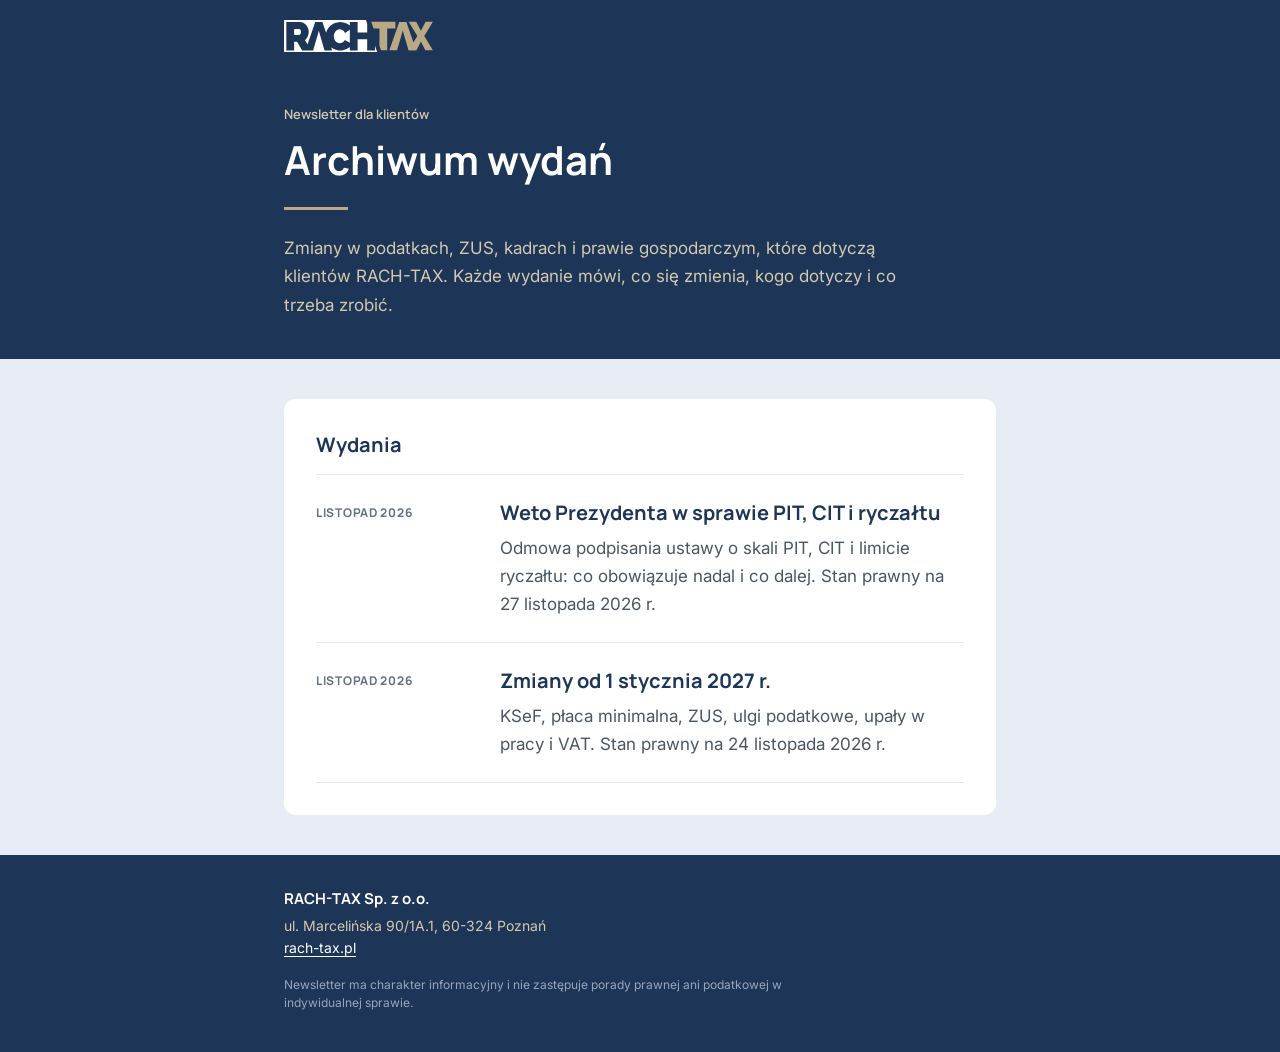
<file: index.html>
<!DOCTYPE html>
<html lang="pl">
<head>
  <meta charset="utf-8">
  <meta name="viewport" content="width=device-width, initial-scale=1">
  <meta name="robots" content="noindex, nofollow">
  <meta name="description" content="Archiwum newslettera RACH-TAX dla klientów: zmiany w podatkach, ZUS, kadrach i prawie gospodarczym.">
  <meta name="color-scheme" content="light dark">
  <meta name="theme-color" content="#1D3557">
  <title>Newsletter RACH-TAX: archiwum wydań</title>
  <link rel="icon" href="[data-uri]" sizes="64x64" type="image/png">
  <link rel="preconnect" href="https://fonts.googleapis.com">
  <link rel="preconnect" href="https://fonts.gstatic.com" crossorigin>
  <link rel="stylesheet" href="https://fonts.googleapis.com/css2?family=Inter:wght@400;600&amp;family=Manrope:wght@600;700;800&amp;display=swap">
  <link rel="stylesheet" href="/assets/css/main.css">
</head>
<body>
<a class="skip-link" href="#tresc">Przejdź do treści</a>
<header class="site-header">
  <div class="container">
    <a class="logo" href="/" aria-label="Archiwum newslettera RACH-TAX"><img src="/assets/images/logo-negatyw.svg" width="150" height="32" alt="RACH-TAX"></a>
  </div>
</header>
<main id="tresc">
<div class="page-hero">
  <div class="container"><div class="reading">
    <p class="eyebrow">Newsletter dla klientów</p>
    <h1>Archiwum wydań</h1>
    <hr class="rule">
    <p class="lead">Zmiany w podatkach, ZUS, kadrach i prawie gospodarczym, które dotyczą klientów RACH-TAX. Każde wydanie mówi, co się zmienia, kogo dotyczy i co trzeba zrobić.</p>
  </div></div>
</div>
<div class="page-body">
  <div class="container"><section class="archive sheet reading" aria-labelledby="arch-h">
    <h2 id="arch-h">Wydania</h2>
    <ol class="issue-list" reversed>
      <li class="issue-item"><span class="date">listopad 2026</span><div><h3><a href="/2026-11a/">Weto Prezydenta w sprawie PIT, CIT i ryczałtu</a></h3><p>Odmowa podpisania ustawy o skali PIT, CIT i limicie ryczałtu: co obowiązuje nadal i co dalej. Stan prawny na 27 listopada 2026 r.</p></div></li>
      <li class="issue-item"><span class="date">listopad 2026</span><div><h3><a href="/2026-11/">Zmiany od 1 stycznia 2027 r.</a></h3><p>KSeF, płaca minimalna, ZUS, ulgi podatkowe, upały w pracy i VAT. Stan prawny na 24 listopada 2026 r.</p></div></li>
    </ol>
  </section></div>
</div>
</main>
<footer class="site-footer">
  <div class="container">
    <p class="name">RACH-TAX Sp. z o.o.</p>
    <p class="addr">ul. Marcelińska 90/1A.1, 60-324 Poznań<br><a href="https://rach-tax.pl">rach-tax.pl</a></p>
    <p class="disclaimer">Newsletter ma charakter informacyjny i nie zastępuje porady prawnej ani podatkowej w indywidualnej sprawie.</p>
  </div>
</footer>
</body>
</html>
</file>
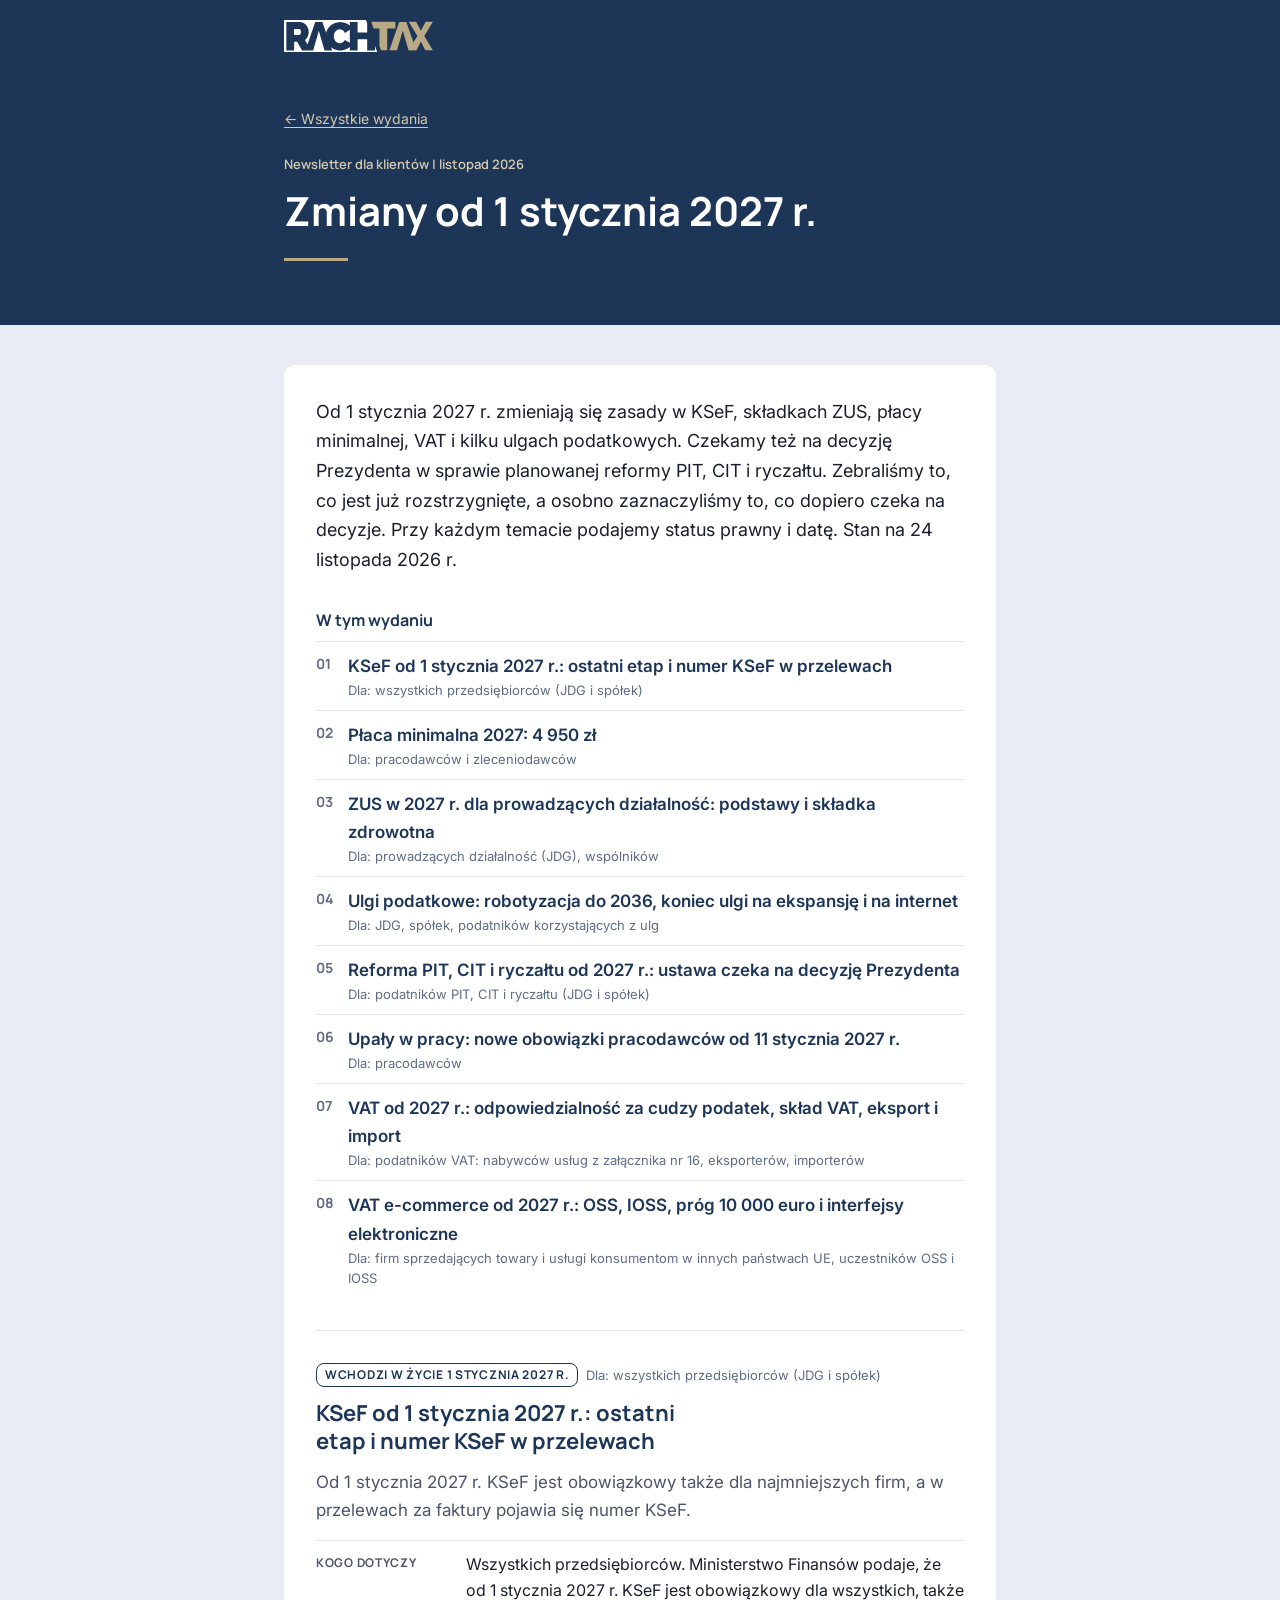
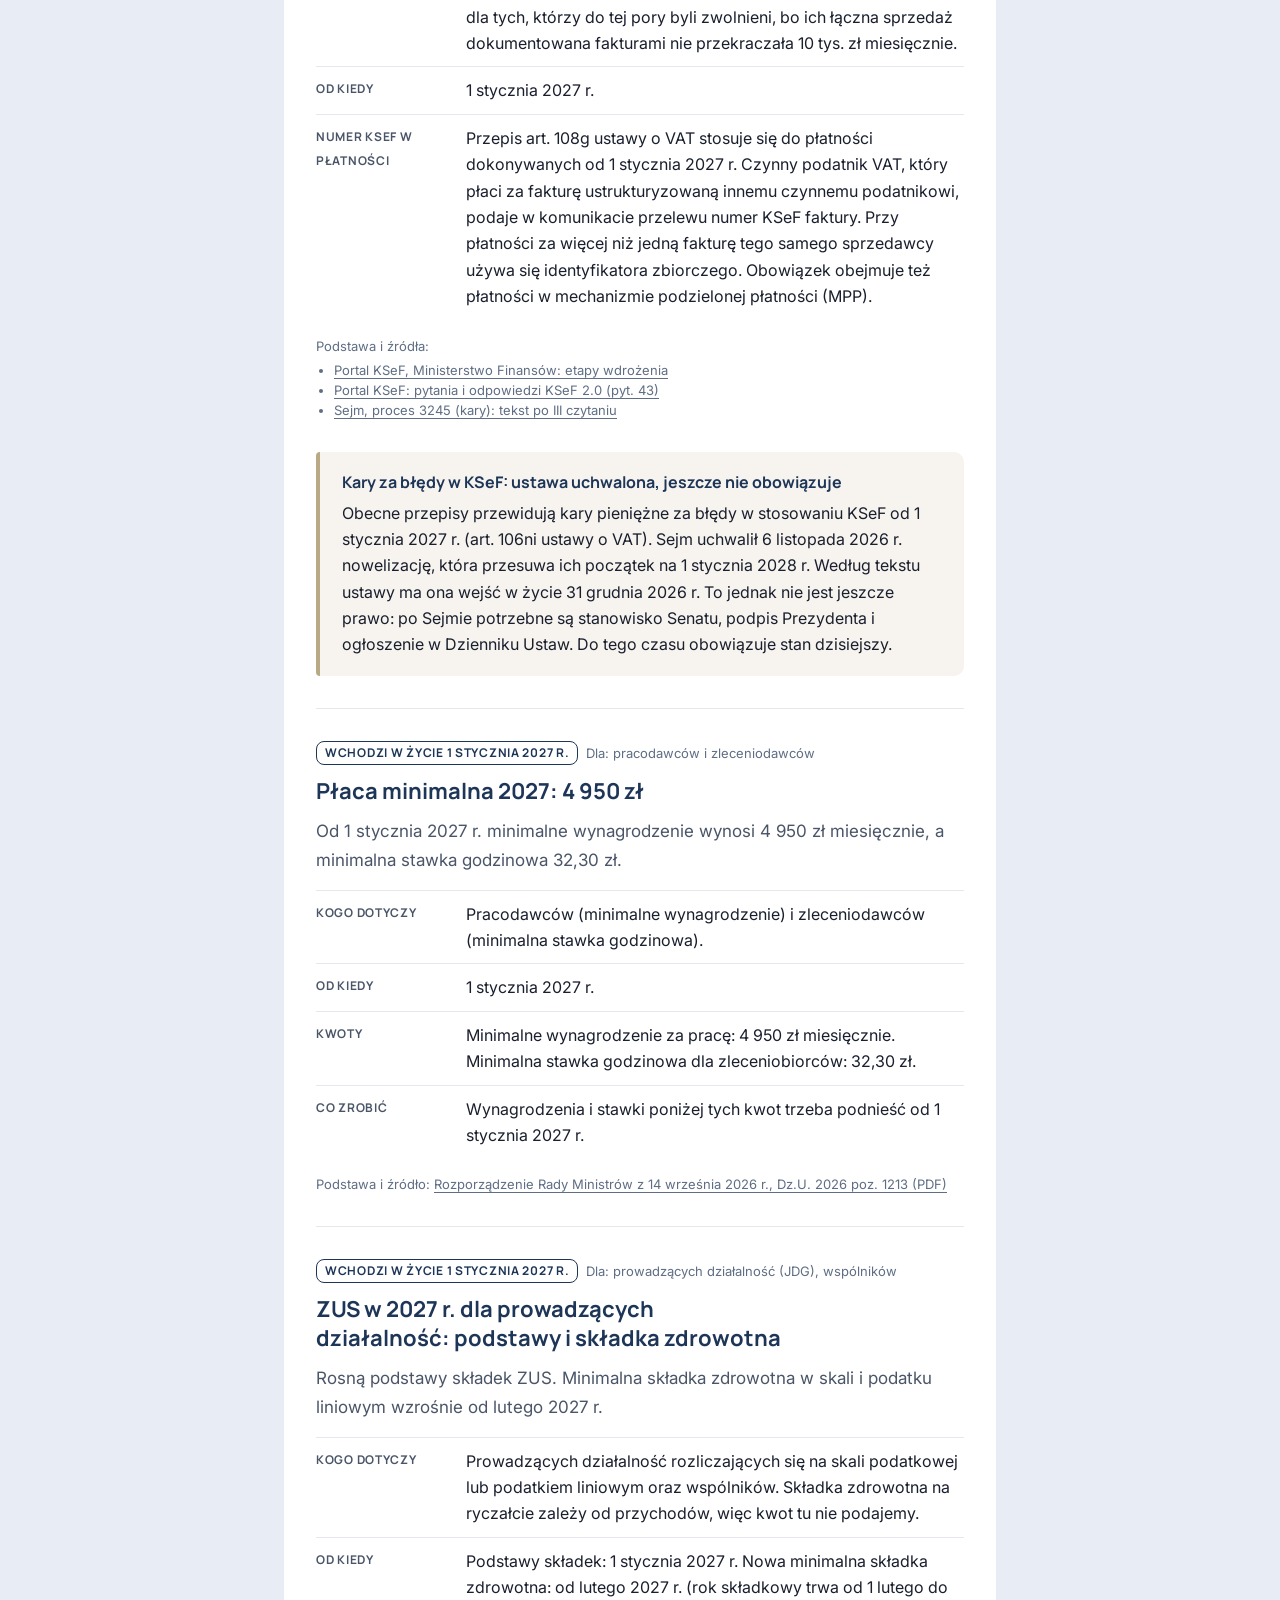
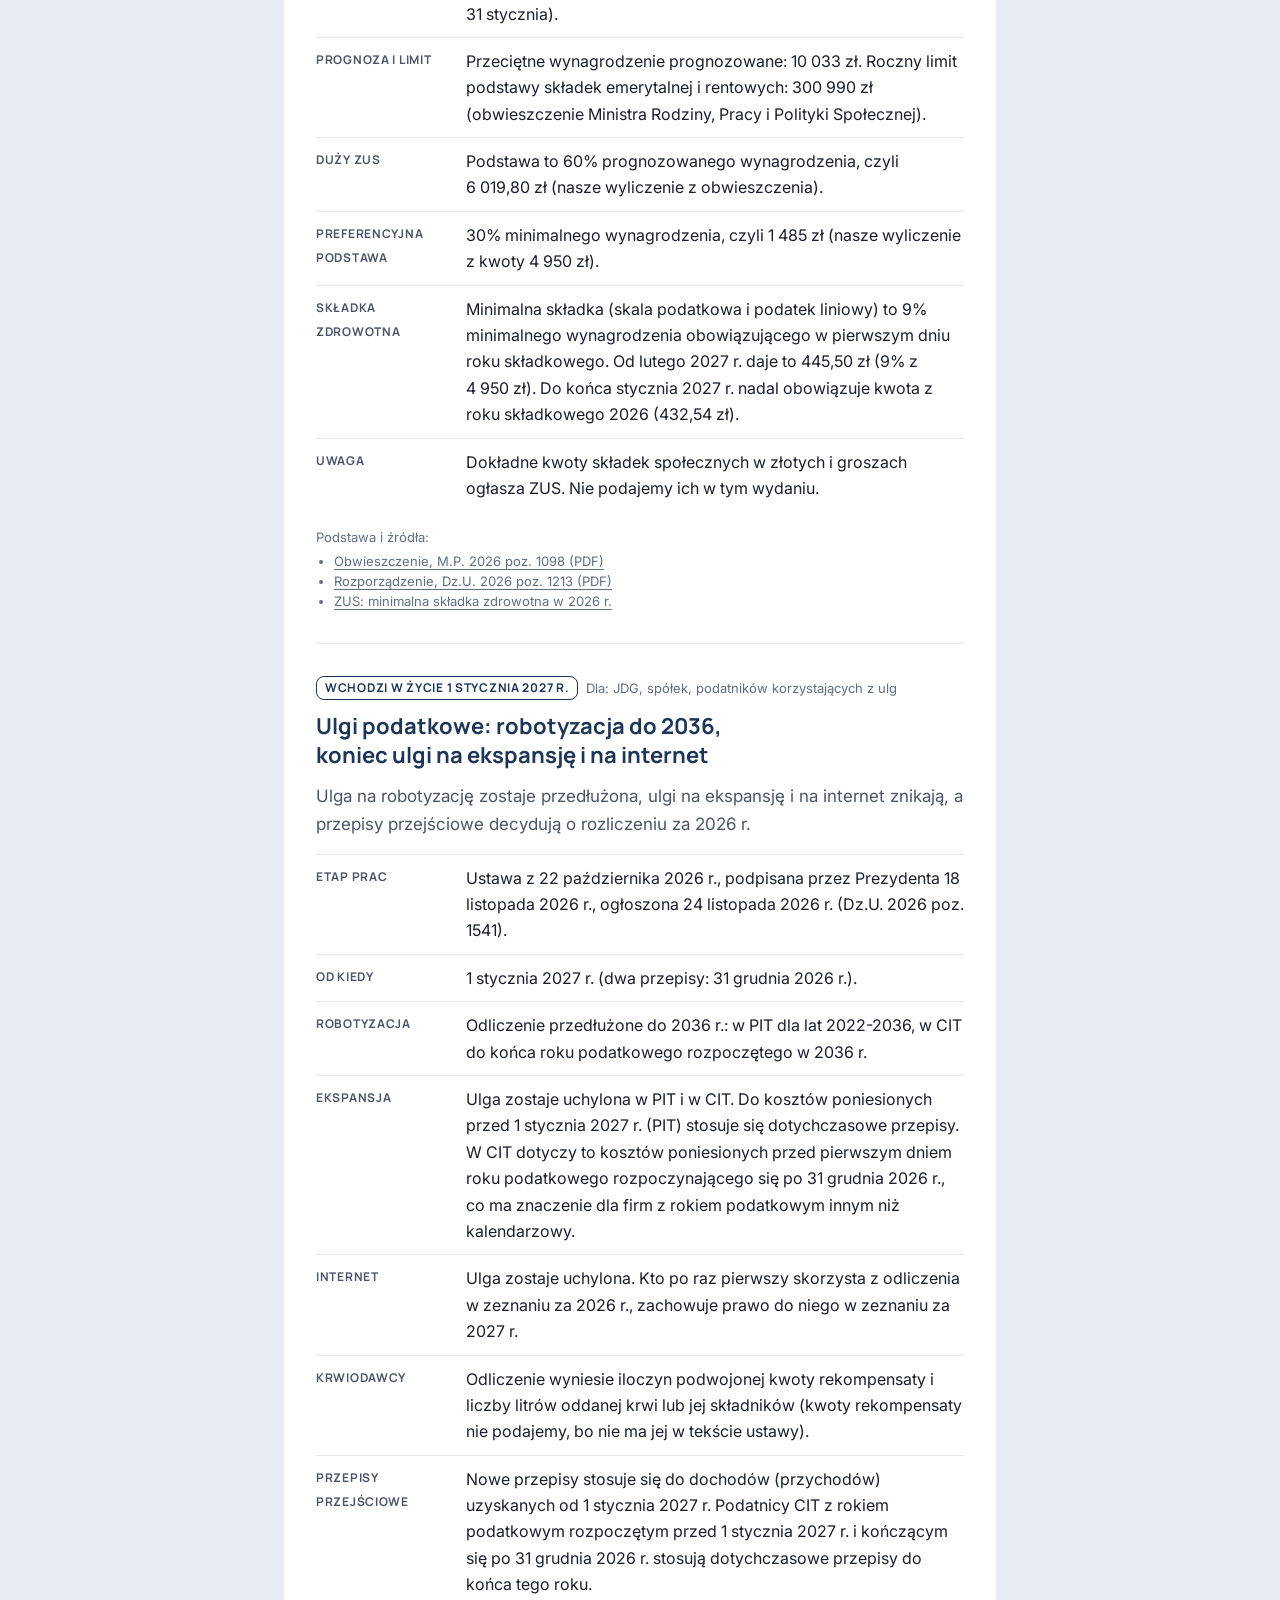
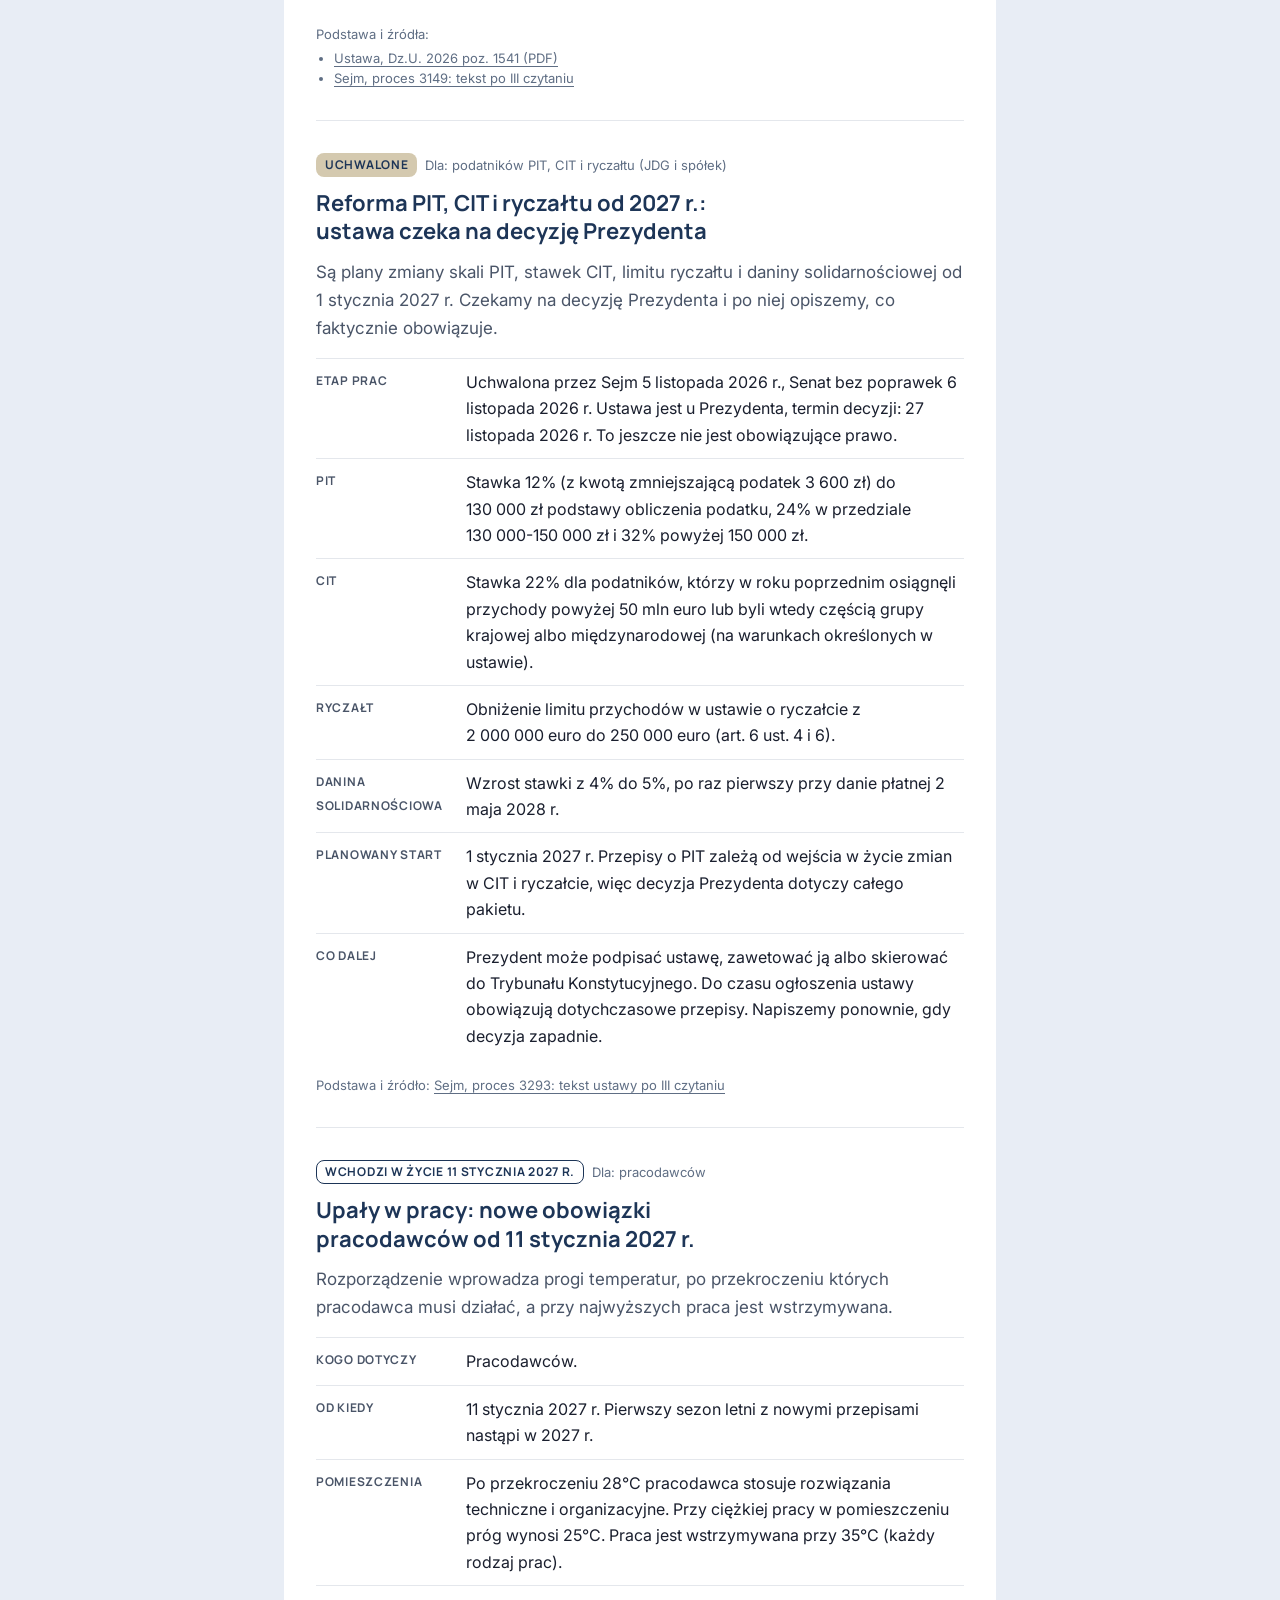
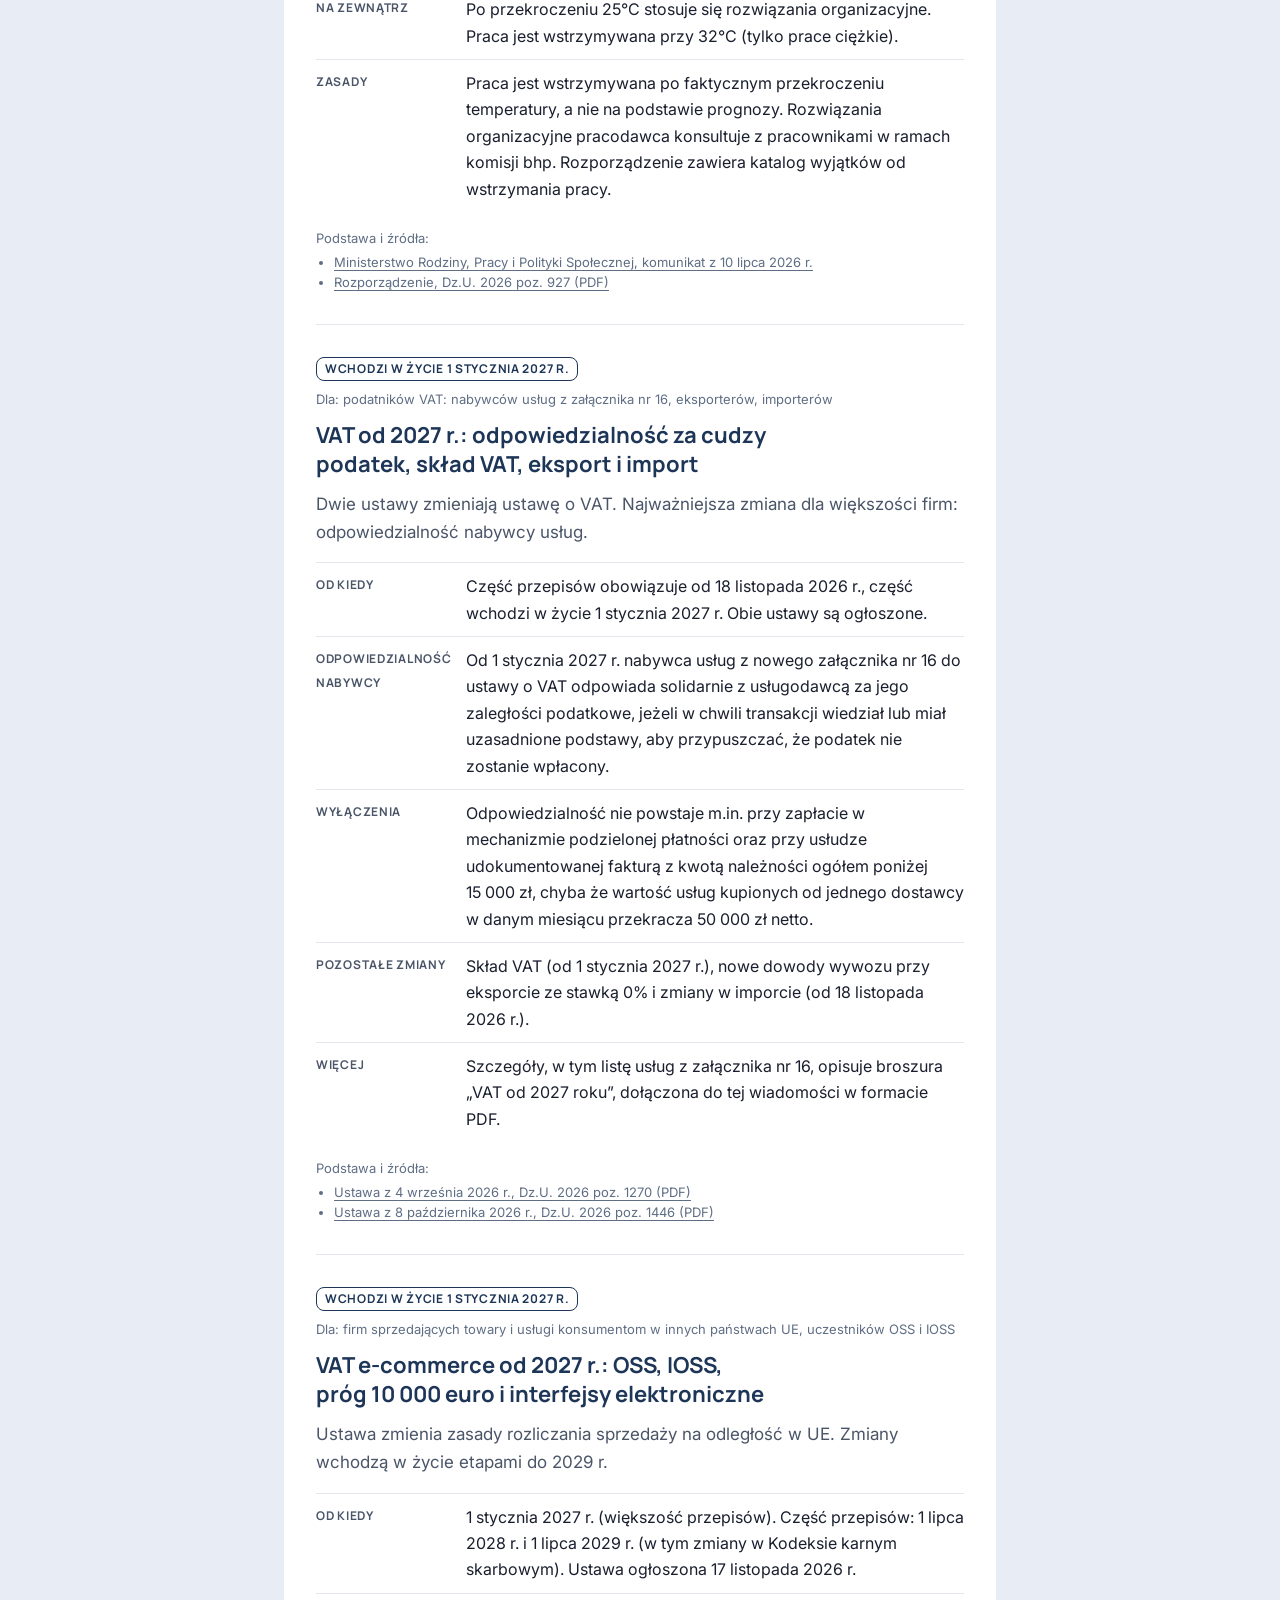
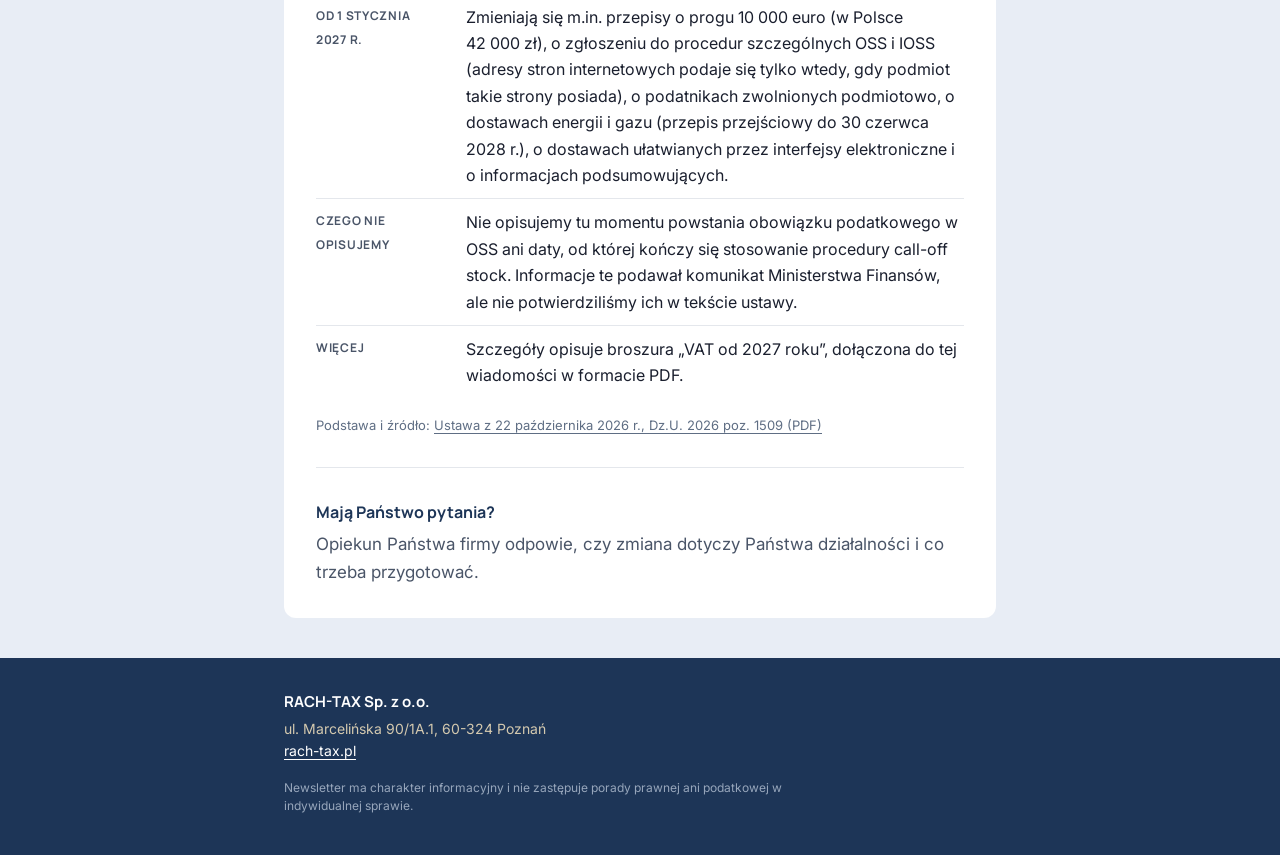
<file: 2026-11/index.html>
<!DOCTYPE html>
<html lang="pl">
<head>
  <meta charset="utf-8">
  <meta name="viewport" content="width=device-width, initial-scale=1">
  <meta name="robots" content="noindex, nofollow">
  <meta name="description" content="KSeF, płaca minimalna, ZUS, ulgi podatkowe, upały w pracy i VAT. Stan prawny na 24 listopada 2026 r.">
  <meta name="color-scheme" content="light dark">
  <meta name="theme-color" content="#1D3557">
  <meta name="newsroom:issue" content="2026-11">
  <meta name="newsroom:title" content="Zmiany od 1 stycznia 2027 r.">
  <meta name="newsroom:summary" content="KSeF, płaca minimalna, ZUS, ulgi podatkowe, upały w pracy i VAT. Stan prawny na 24 listopada 2026 r.">
  <title>Zmiany od 1 stycznia 2027 r. | Newsletter RACH-TAX, listopad 2026</title>
  <link rel="icon" href="[data-uri]" sizes="64x64" type="image/png">
  <link rel="preconnect" href="https://fonts.googleapis.com">
  <link rel="preconnect" href="https://fonts.gstatic.com" crossorigin>
  <link rel="stylesheet" href="https://fonts.googleapis.com/css2?family=Inter:wght@400;600&amp;family=Manrope:wght@600;700;800&amp;display=swap">
  <link rel="stylesheet" href="/assets/css/main.css">
</head>
<body>
<a class="skip-link" href="#tresc">Przejdź do treści</a>
<header class="site-header">
  <div class="container">
    <a class="logo" href="/" aria-label="Archiwum newslettera RACH-TAX"><img src="/assets/images/logo-negatyw.svg" width="150" height="32" alt="RACH-TAX"></a>
  </div>
</header>
<main id="tresc">
<div class="page-hero">
  <div class="container"><div class="reading">
    <a class="back" href="/">&larr; Wszystkie wydania</a>
    <p class="eyebrow">Newsletter dla klientów | listopad 2026</p>
    <h1>Zmiany od 1 stycznia 2027 r.</h1>
    <hr class="rule">
  </div></div>
</div>
<div class="page-body">
  <div class="container"><article class="sheet reading">
    <p class="intro">Od 1 stycznia 2027 r. zmieniają się zasady w KSeF, składkach ZUS, płacy minimalnej, VAT i kilku ulgach podatkowych. Czekamy też na decyzję Prezydenta w sprawie planowanej reformy PIT, CIT i ryczałtu. Zebraliśmy to, co jest już rozstrzygnięte, a osobno zaznaczyliśmy to, co dopiero czeka na decyzje. Przy każdym temacie podajemy status prawny i datę. Stan na 24 listopada 2026 r.</p>
    <nav class="toc" aria-labelledby="toc-h"><h2 id="toc-h">W tym wydaniu</h2><ol>
      <li><span><a href="#t1">KSeF od 1 stycznia 2027 r.: ostatni etap i numer KSeF w przelewach</a><span class="aud">Dla: wszystkich przedsiębiorców (JDG i spółek)</span></span></li>
      <li><span><a href="#t2">Płaca minimalna 2027: 4 950 zł</a><span class="aud">Dla: pracodawców i zleceniodawców</span></span></li>
      <li><span><a href="#t3">ZUS w 2027 r. dla prowadzących działalność: podstawy i składka zdrowotna</a><span class="aud">Dla: prowadzących działalność (JDG), wspólników</span></span></li>
      <li><span><a href="#t4">Ulgi podatkowe: robotyzacja do 2036, koniec ulgi na ekspansję i na internet</a><span class="aud">Dla: JDG, spółek, podatników korzystających z ulg</span></span></li>
      <li><span><a href="#t5">Reforma PIT, CIT i ryczałtu od 2027 r.: ustawa czeka na decyzję Prezydenta</a><span class="aud">Dla: podatników PIT, CIT i ryczałtu (JDG i spółek)</span></span></li>
      <li><span><a href="#t6">Upały w pracy: nowe obowiązki pracodawców od 11 stycznia 2027 r.</a><span class="aud">Dla: pracodawców</span></span></li>
      <li><span><a href="#t7">VAT od 2027 r.: odpowiedzialność za cudzy podatek, skład VAT, eksport i import</a><span class="aud">Dla: podatników VAT: nabywców usług z załącznika nr 16, eksporterów, importerów</span></span></li>
      <li><span><a href="#t8">VAT e-commerce od 2027 r.: OSS, IOSS, próg 10 000 euro i interfejsy elektroniczne</a><span class="aud">Dla: firm sprzedających towary i usługi konsumentom w innych państwach UE, uczestników OSS i IOSS</span></span></li>
    </ol></nav>
    <section class="topic" id="t1" aria-labelledby="t1-h">
      <div class="topic-meta"><span class="badge st-wchodzi">Wchodzi w życie 1 stycznia 2027 r.</span><span class="aud">Dla: wszystkich przedsiębiorców (JDG i spółek)</span></div>
      <h2 id="t1-h">KSeF od 1 stycznia 2027 r.: ostatni etap i numer KSeF w przelewach</h2>
      <p class="lead">Od 1 stycznia 2027 r. KSeF jest obowiązkowy także dla najmniejszych firm, a w przelewach za faktury pojawia się numer KSeF.</p>
      <dl class="facts">
        <dt>Kogo dotyczy</dt><dd>Wszystkich przedsiębiorców. Ministerstwo Finansów podaje, że od 1 stycznia 2027 r. KSeF jest obowiązkowy dla wszystkich, także dla tych, którzy do tej pory byli zwolnieni, bo ich łączna sprzedaż dokumentowana fakturami nie przekraczała 10 tys. zł miesięcznie.</dd>
        <dt>Od kiedy</dt><dd>1 stycznia 2027 r.</dd>
        <dt>Numer KSeF w płatności</dt><dd>Przepis art. 108g ustawy o VAT stosuje się do płatności dokonywanych od 1 stycznia 2027 r. Czynny podatnik VAT, który płaci za fakturę ustrukturyzowaną innemu czynnemu podatnikowi, podaje w komunikacie przelewu numer KSeF faktury. Przy płatności za więcej niż jedną fakturę tego samego sprzedawcy używa się identyfikatora zbiorczego. Obowiązek obejmuje też płatności w mechanizmie podzielonej płatności (MPP).</dd>
      </dl>
      <div class="source"><p>Podstawa i źródła:</p><ul><li><a href="https://ksef.podatki.gov.pl/etapy-wdrozenia-ksef/">Portal KSeF, Ministerstwo Finansów: etapy wdrożenia</a></li><li><a href="https://ksef.podatki.gov.pl/pytania-i-odpowiedzi-ksef-20/">Portal KSeF: pytania i odpowiedzi KSeF 2.0 (pyt. 43)</a></li><li><a href="https://api.sejm.gov.pl/sejm/term10/processes/3245/attachment/3245_u3.pdf">Sejm, proces 3245 (kary): tekst po III czytaniu</a></li></ul></div>
    </section>
    <aside class="callout" aria-labelledby="t1-c"><div><h2 id="t1-c">Kary za błędy w KSeF: ustawa uchwalona, jeszcze nie obowiązuje</h2><p>Obecne przepisy przewidują kary pieniężne za błędy w stosowaniu KSeF od 1 stycznia 2027 r. (art. 106ni ustawy o VAT). Sejm uchwalił 6 listopada 2026 r. nowelizację, która przesuwa ich początek na 1 stycznia 2028 r. Według tekstu ustawy ma ona wejść w życie 31 grudnia 2026 r. To jednak nie jest jeszcze prawo: po Sejmie potrzebne są stanowisko Senatu, podpis Prezydenta i ogłoszenie w Dzienniku Ustaw. Do tego czasu obowiązuje stan dzisiejszy.</p></div></aside>
    <section class="topic" id="t2" aria-labelledby="t2-h">
      <div class="topic-meta"><span class="badge st-wchodzi">Wchodzi w życie 1 stycznia 2027 r.</span><span class="aud">Dla: pracodawców i zleceniodawców</span></div>
      <h2 id="t2-h">Płaca minimalna 2027: 4 950 zł</h2>
      <p class="lead">Od 1 stycznia 2027 r. minimalne wynagrodzenie wynosi 4 950 zł miesięcznie, a minimalna stawka godzinowa 32,30 zł.</p>
      <dl class="facts">
        <dt>Kogo dotyczy</dt><dd>Pracodawców (minimalne wynagrodzenie) i zleceniodawców (minimalna stawka godzinowa).</dd>
        <dt>Od kiedy</dt><dd>1 stycznia 2027 r.</dd>
        <dt>Kwoty</dt><dd>Minimalne wynagrodzenie za pracę: 4 950 zł miesięcznie. Minimalna stawka godzinowa dla zleceniobiorców: 32,30 zł.</dd>
        <dt>Co zrobić</dt><dd>Wynagrodzenia i stawki poniżej tych kwot trzeba podnieść od 1 stycznia 2027 r.</dd>
      </dl>
      <p class="source">Podstawa i źródło: <a href="https://api.sejm.gov.pl/eli/acts/DU/2026/1213/text.pdf">Rozporządzenie Rady Ministrów z 14 września 2026 r., Dz.U. 2026 poz. 1213 (PDF)</a></p>
    </section>
    <section class="topic" id="t3" aria-labelledby="t3-h">
      <div class="topic-meta"><span class="badge st-wchodzi">Wchodzi w życie 1 stycznia 2027 r.</span><span class="aud">Dla: prowadzących działalność (JDG), wspólników</span></div>
      <h2 id="t3-h">ZUS w 2027 r. dla prowadzących działalność: podstawy i składka zdrowotna</h2>
      <p class="lead">Rosną podstawy składek ZUS. Minimalna składka zdrowotna w skali i podatku liniowym wzrośnie od lutego 2027 r.</p>
      <dl class="facts">
        <dt>Kogo dotyczy</dt><dd>Prowadzących działalność rozliczających się na skali podatkowej lub podatkiem liniowym oraz wspólników. Składka zdrowotna na ryczałcie zależy od przychodów, więc kwot tu nie podajemy.</dd>
        <dt>Od kiedy</dt><dd>Podstawy składek: 1 stycznia 2027 r. Nowa minimalna składka zdrowotna: od lutego 2027 r. (rok składkowy trwa od 1 lutego do 31 stycznia).</dd>
        <dt>Prognoza i limit</dt><dd>Przeciętne wynagrodzenie prognozowane: 10 033 zł. Roczny limit podstawy składek emerytalnej i rentowych: 300 990 zł (obwieszczenie Ministra Rodziny, Pracy i Polityki Społecznej).</dd>
        <dt>Duży ZUS</dt><dd>Podstawa to 60% prognozowanego wynagrodzenia, czyli 6 019,80 zł (nasze wyliczenie z obwieszczenia).</dd>
        <dt>Preferencyjna podstawa</dt><dd>30% minimalnego wynagrodzenia, czyli 1 485 zł (nasze wyliczenie z kwoty 4 950 zł).</dd>
        <dt>Składka zdrowotna</dt><dd>Minimalna składka (skala podatkowa i podatek liniowy) to 9% minimalnego wynagrodzenia obowiązującego w pierwszym dniu roku składkowego. Od lutego 2027 r. daje to 445,50 zł (9% z 4 950 zł). Do końca stycznia 2027 r. nadal obowiązuje kwota z roku składkowego 2026 (432,54 zł).</dd>
        <dt>Uwaga</dt><dd>Dokładne kwoty składek społecznych w złotych i groszach ogłasza ZUS. Nie podajemy ich w tym wydaniu.</dd>
      </dl>
      <div class="source"><p>Podstawa i źródła:</p><ul><li><a href="https://api.sejm.gov.pl/eli/acts/MP/2026/1098/text.pdf">Obwieszczenie, M.P. 2026 poz. 1098 (PDF)</a></li><li><a href="https://api.sejm.gov.pl/eli/acts/DU/2026/1213/text.pdf">Rozporządzenie, Dz.U. 2026 poz. 1213 (PDF)</a></li><li><a href="https://www.zus.pl/en/-/przedsi%C4%99biorcy-opodatkowani-na-zasadach-og%C3%B3lnych-lub-w-formie-karty-podatkowej.-minimalna-sk%C5%82adka-na-ubezpieczenie-zdrowotne-w-2026-r.">ZUS: minimalna składka zdrowotna w 2026 r.</a></li></ul></div>
    </section>
    <section class="topic" id="t4" aria-labelledby="t4-h">
      <div class="topic-meta"><span class="badge st-wchodzi">Wchodzi w życie 1 stycznia 2027 r.</span><span class="aud">Dla: JDG, spółek, podatników korzystających z ulg</span></div>
      <h2 id="t4-h">Ulgi podatkowe: robotyzacja do 2036, koniec ulgi na ekspansję i na internet</h2>
      <p class="lead">Ulga na robotyzację zostaje przedłużona, ulgi na ekspansję i na internet znikają, a przepisy przejściowe decydują o rozliczeniu za 2026 r.</p>
      <dl class="facts">
        <dt>Etap prac</dt><dd>Ustawa z 22 października 2026 r., podpisana przez Prezydenta 18 listopada 2026 r., ogłoszona 24 listopada 2026 r. (Dz.U. 2026 poz. 1541).</dd>
        <dt>Od kiedy</dt><dd>1 stycznia 2027 r. (dwa przepisy: 31 grudnia 2026 r.).</dd>
        <dt>Robotyzacja</dt><dd>Odliczenie przedłużone do 2036 r.: w PIT dla lat 2022-2036, w CIT do końca roku podatkowego rozpoczętego w 2036 r.</dd>
        <dt>Ekspansja</dt><dd>Ulga zostaje uchylona w PIT i w CIT. Do kosztów poniesionych przed 1 stycznia 2027 r. (PIT) stosuje się dotychczasowe przepisy. W CIT dotyczy to kosztów poniesionych przed pierwszym dniem roku podatkowego rozpoczynającego się po 31 grudnia 2026 r., co ma znaczenie dla firm z rokiem podatkowym innym niż kalendarzowy.</dd>
        <dt>Internet</dt><dd>Ulga zostaje uchylona. Kto po raz pierwszy skorzysta z odliczenia w zeznaniu za 2026 r., zachowuje prawo do niego w zeznaniu za 2027 r.</dd>
        <dt>Krwiodawcy</dt><dd>Odliczenie wyniesie iloczyn podwojonej kwoty rekompensaty i liczby litrów oddanej krwi lub jej składników (kwoty rekompensaty nie podajemy, bo nie ma jej w tekście ustawy).</dd>
        <dt>Przepisy przejściowe</dt><dd>Nowe przepisy stosuje się do dochodów (przychodów) uzyskanych od 1 stycznia 2027 r. Podatnicy CIT z rokiem podatkowym rozpoczętym przed 1 stycznia 2027 r. i kończącym się po 31 grudnia 2026 r. stosują dotychczasowe przepisy do końca tego roku.</dd>
      </dl>
      <div class="source"><p>Podstawa i źródła:</p><ul><li><a href="https://api.sejm.gov.pl/eli/acts/DU/2026/1541/text.pdf">Ustawa, Dz.U. 2026 poz. 1541 (PDF)</a></li><li><a href="https://api.sejm.gov.pl/sejm/term10/processes/3149/attachment/3149_u3.pdf">Sejm, proces 3149: tekst po III czytaniu</a></li></ul></div>
    </section>
    <section class="topic" id="t5" aria-labelledby="t5-h">
      <div class="topic-meta"><span class="badge st-uchwalone">Uchwalone</span><span class="aud">Dla: podatników PIT, CIT i ryczałtu (JDG i spółek)</span></div>
      <h2 id="t5-h">Reforma PIT, CIT i ryczałtu od 2027 r.: ustawa czeka na decyzję Prezydenta</h2>
      <p class="lead">Są plany zmiany skali PIT, stawek CIT, limitu ryczałtu i daniny solidarnościowej od 1 stycznia 2027 r. Czekamy na decyzję Prezydenta i po niej opiszemy, co faktycznie obowiązuje.</p>
      <dl class="facts">
        <dt>Etap prac</dt><dd>Uchwalona przez Sejm 5 listopada 2026 r., Senat bez poprawek 6 listopada 2026 r. Ustawa jest u Prezydenta, termin decyzji: 27 listopada 2026 r. To jeszcze nie jest obowiązujące prawo.</dd>
        <dt>PIT</dt><dd>Stawka 12% (z kwotą zmniejszającą podatek 3 600 zł) do 130 000 zł podstawy obliczenia podatku, 24% w przedziale 130 000-150 000 zł i 32% powyżej 150 000 zł.</dd>
        <dt>CIT</dt><dd>Stawka 22% dla podatników, którzy w roku poprzednim osiągnęli przychody powyżej 50 mln euro lub byli wtedy częścią grupy krajowej albo międzynarodowej (na warunkach określonych w ustawie).</dd>
        <dt>Ryczałt</dt><dd>Obniżenie limitu przychodów w ustawie o ryczałcie z 2 000 000 euro do 250 000 euro (art. 6 ust. 4 i 6).</dd>
        <dt>Danina solidarnościowa</dt><dd>Wzrost stawki z 4% do 5%, po raz pierwszy przy danie płatnej 2 maja 2028 r.</dd>
        <dt>Planowany start</dt><dd>1 stycznia 2027 r. Przepisy o PIT zależą od wejścia w życie zmian w CIT i ryczałcie, więc decyzja Prezydenta dotyczy całego pakietu.</dd>
        <dt>Co dalej</dt><dd>Prezydent może podpisać ustawę, zawetować ją albo skierować do Trybunału Konstytucyjnego. Do czasu ogłoszenia ustawy obowiązują dotychczasowe przepisy. Napiszemy ponownie, gdy decyzja zapadnie.</dd>
      </dl>
      <p class="source">Podstawa i źródło: <a href="https://api.sejm.gov.pl/sejm/term10/processes/3293/attachment/3293_u3.pdf">Sejm, proces 3293: tekst ustawy po III czytaniu</a></p>
    </section>
    <section class="topic" id="t6" aria-labelledby="t6-h">
      <div class="topic-meta"><span class="badge st-wchodzi">Wchodzi w życie 11 stycznia 2027 r.</span><span class="aud">Dla: pracodawców</span></div>
      <h2 id="t6-h">Upały w pracy: nowe obowiązki pracodawców od 11 stycznia 2027 r.</h2>
      <p class="lead">Rozporządzenie wprowadza progi temperatur, po przekroczeniu których pracodawca musi działać, a przy najwyższych praca jest wstrzymywana.</p>
      <dl class="facts">
        <dt>Kogo dotyczy</dt><dd>Pracodawców.</dd>
        <dt>Od kiedy</dt><dd>11 stycznia 2027 r. Pierwszy sezon letni z nowymi przepisami nastąpi w 2027 r.</dd>
        <dt>Pomieszczenia</dt><dd>Po przekroczeniu 28°C pracodawca stosuje rozwiązania techniczne i organizacyjne. Przy ciężkiej pracy w pomieszczeniu próg wynosi 25°C. Praca jest wstrzymywana przy 35°C (każdy rodzaj prac).</dd>
        <dt>Na zewnątrz</dt><dd>Po przekroczeniu 25°C stosuje się rozwiązania organizacyjne. Praca jest wstrzymywana przy 32°C (tylko prace ciężkie).</dd>
        <dt>Zasady</dt><dd>Praca jest wstrzymywana po faktycznym przekroczeniu temperatury, a nie na podstawie prognozy. Rozwiązania organizacyjne pracodawca konsultuje z pracownikami w ramach komisji bhp. Rozporządzenie zawiera katalog wyjątków od wstrzymania pracy.</dd>
      </dl>
      <div class="source"><p>Podstawa i źródła:</p><ul><li><a href="https://www.gov.pl/web/rodzina/wieksza-ochrona-rozporzadzenie-o-pracy-w-upalach-podpisane">Ministerstwo Rodziny, Pracy i Polityki Społecznej, komunikat z 10 lipca 2026 r.</a></li><li><a href="https://api.sejm.gov.pl/eli/acts/DU/2026/927/text.pdf">Rozporządzenie, Dz.U. 2026 poz. 927 (PDF)</a></li></ul></div>
    </section>
    <section class="topic" id="t7" aria-labelledby="t7-h">
      <div class="topic-meta"><span class="badge st-wchodzi">Wchodzi w życie 1 stycznia 2027 r.</span><span class="aud">Dla: podatników VAT: nabywców usług z załącznika nr 16, eksporterów, importerów</span></div>
      <h2 id="t7-h">VAT od 2027 r.: odpowiedzialność za cudzy podatek, skład VAT, eksport i import</h2>
      <p class="lead">Dwie ustawy zmieniają ustawę o VAT. Najważniejsza zmiana dla większości firm: odpowiedzialność nabywcy usług.</p>
      <dl class="facts">
        <dt>Od kiedy</dt><dd>Część przepisów obowiązuje od 18 listopada 2026 r., część wchodzi w życie 1 stycznia 2027 r. Obie ustawy są ogłoszone.</dd>
        <dt>Odpowiedzialność nabywcy</dt><dd>Od 1 stycznia 2027 r. nabywca usług z nowego załącznika nr 16 do ustawy o VAT odpowiada solidarnie z usługodawcą za jego zaległości podatkowe, jeżeli w chwili transakcji wiedział lub miał uzasadnione podstawy, aby przypuszczać, że podatek nie zostanie wpłacony.</dd>
        <dt>Wyłączenia</dt><dd>Odpowiedzialność nie powstaje m.in. przy zapłacie w mechanizmie podzielonej płatności oraz przy usłudze udokumentowanej fakturą z kwotą należności ogółem poniżej 15 000 zł, chyba że wartość usług kupionych od jednego dostawcy w danym miesiącu przekracza 50 000 zł netto.</dd>
        <dt>Pozostałe zmiany</dt><dd>Skład VAT (od 1 stycznia 2027 r.), nowe dowody wywozu przy eksporcie ze stawką 0% i zmiany w imporcie (od 18 listopada 2026 r.).</dd>
        <dt>Więcej</dt><dd>Szczegóły, w tym listę usług z załącznika nr 16, opisuje broszura „VAT od 2027 roku”, dołączona do tej wiadomości w formacie PDF.</dd>
      </dl>
      <div class="source"><p>Podstawa i źródła:</p><ul><li><a href="https://api.sejm.gov.pl/eli/acts/DU/2026/1270/text.pdf">Ustawa z 4 września 2026 r., Dz.U. 2026 poz. 1270 (PDF)</a></li><li><a href="https://api.sejm.gov.pl/eli/acts/DU/2026/1446/text.pdf">Ustawa z 8 października 2026 r., Dz.U. 2026 poz. 1446 (PDF)</a></li></ul></div>
    </section>
    <section class="topic" id="t8" aria-labelledby="t8-h">
      <div class="topic-meta"><span class="badge st-wchodzi">Wchodzi w życie 1 stycznia 2027 r.</span><span class="aud">Dla: firm sprzedających towary i usługi konsumentom w innych państwach UE, uczestników OSS i IOSS</span></div>
      <h2 id="t8-h">VAT e-commerce od 2027 r.: OSS, IOSS, próg 10 000 euro i interfejsy elektroniczne</h2>
      <p class="lead">Ustawa zmienia zasady rozliczania sprzedaży na odległość w UE. Zmiany wchodzą w życie etapami do 2029 r.</p>
      <dl class="facts">
        <dt>Od kiedy</dt><dd>1 stycznia 2027 r. (większość przepisów). Część przepisów: 1 lipca 2028 r. i 1 lipca 2029 r. (w tym zmiany w Kodeksie karnym skarbowym). Ustawa ogłoszona 17 listopada 2026 r.</dd>
        <dt>Od 1 stycznia 2027 r.</dt><dd>Zmieniają się m.in. przepisy o progu 10 000 euro (w Polsce 42 000 zł), o zgłoszeniu do procedur szczególnych OSS i IOSS (adresy stron internetowych podaje się tylko wtedy, gdy podmiot takie strony posiada), o podatnikach zwolnionych podmiotowo, o dostawach energii i gazu (przepis przejściowy do 30 czerwca 2028 r.), o dostawach ułatwianych przez interfejsy elektroniczne i o informacjach podsumowujących.</dd>
        <dt>Czego nie opisujemy</dt><dd>Nie opisujemy tu momentu powstania obowiązku podatkowego w OSS ani daty, od której kończy się stosowanie procedury call-off stock. Informacje te podawał komunikat Ministerstwa Finansów, ale nie potwierdziliśmy ich w tekście ustawy.</dd>
        <dt>Więcej</dt><dd>Szczegóły opisuje broszura „VAT od 2027 roku”, dołączona do tej wiadomości w formacie PDF.</dd>
      </dl>
      <p class="source">Podstawa i źródło: <a href="https://api.sejm.gov.pl/eli/acts/DU/2026/1509/text.pdf">Ustawa z 22 października 2026 r., Dz.U. 2026 poz. 1509 (PDF)</a></p>
    </section>
    <section class="advisor" aria-labelledby="adv-h"><h2 id="adv-h">Mają Państwo pytania?</h2>
      <p>Opiekun Państwa firmy odpowie, czy zmiana dotyczy Państwa działalności i co trzeba przygotować.</p></section>
  </article></div>
</div>
</main>
<footer class="site-footer">
  <div class="container">
    <p class="name">RACH-TAX Sp. z o.o.</p>
    <p class="addr">ul. Marcelińska 90/1A.1, 60-324 Poznań<br><a href="https://rach-tax.pl">rach-tax.pl</a></p>
    <p class="disclaimer">Newsletter ma charakter informacyjny i nie zastępuje porady prawnej ani podatkowej w indywidualnej sprawie.</p>
  </div>
</footer>
</body>
</html>
</file>
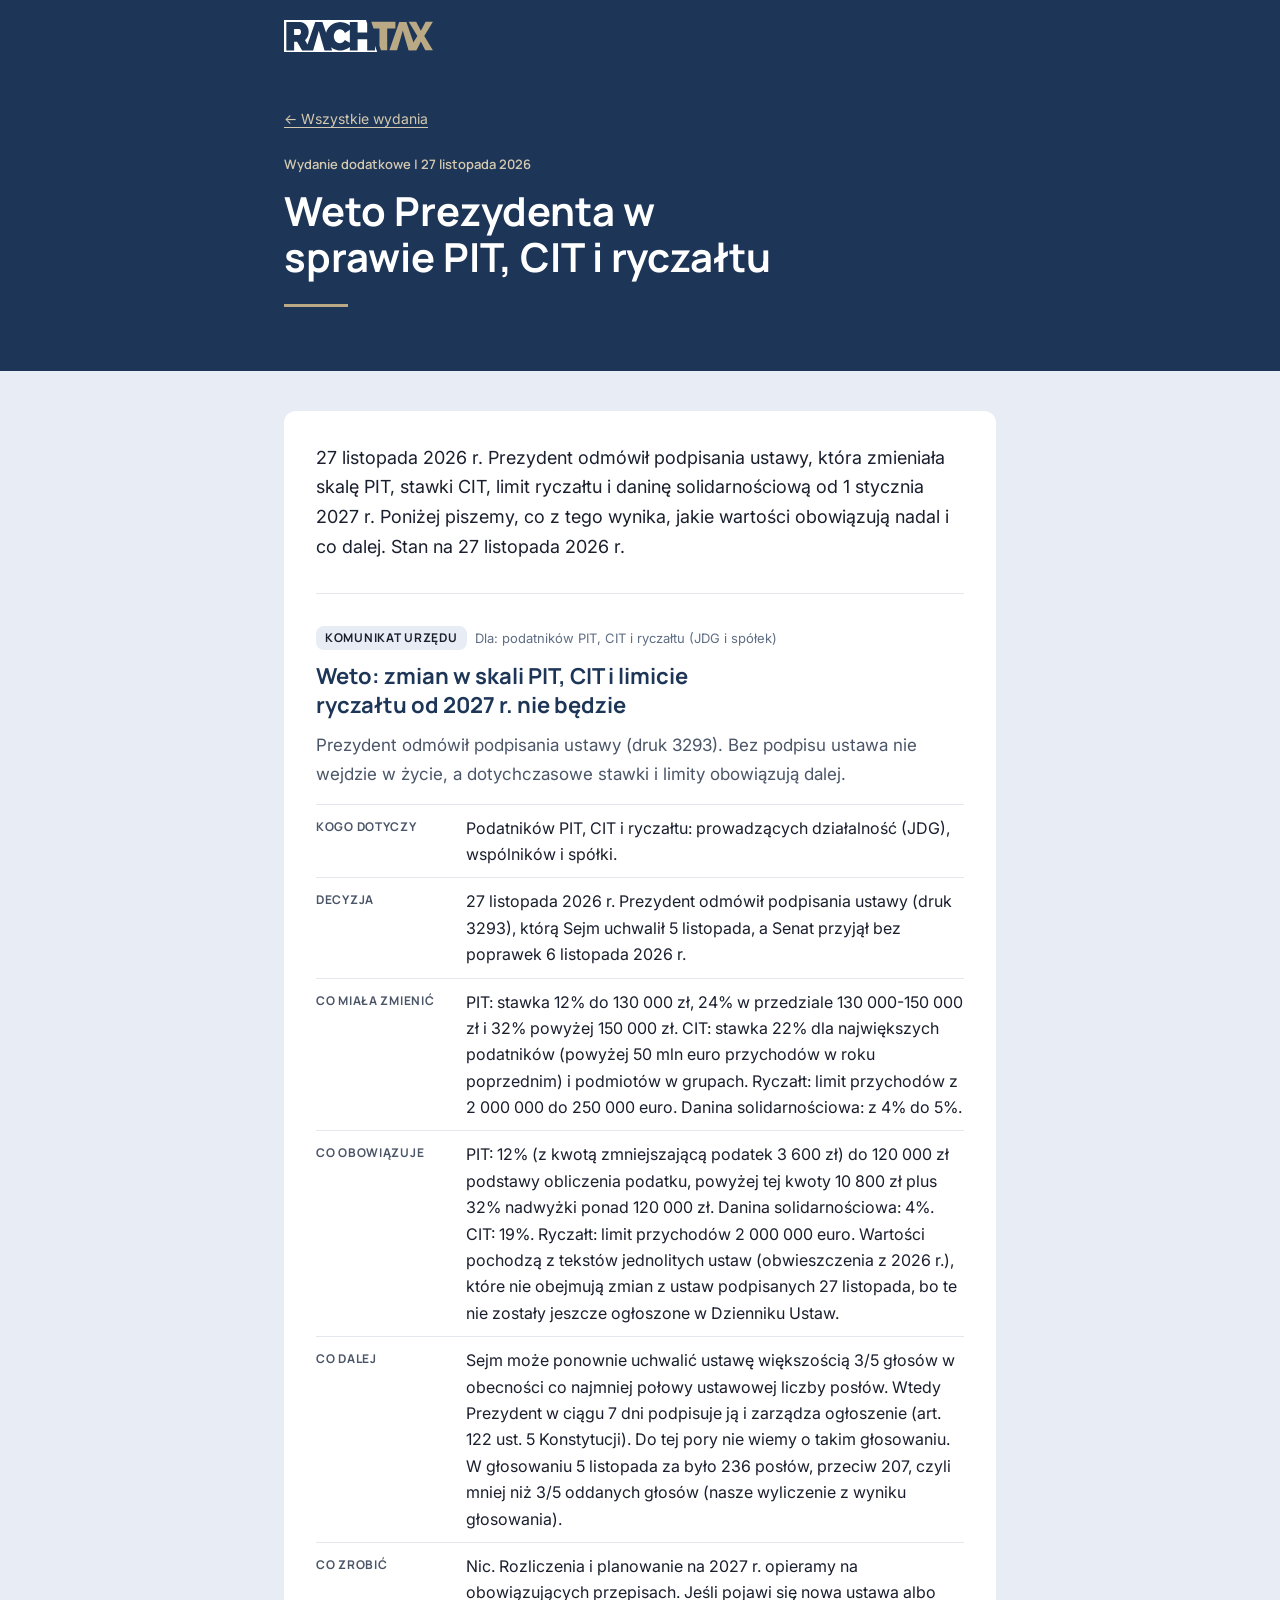
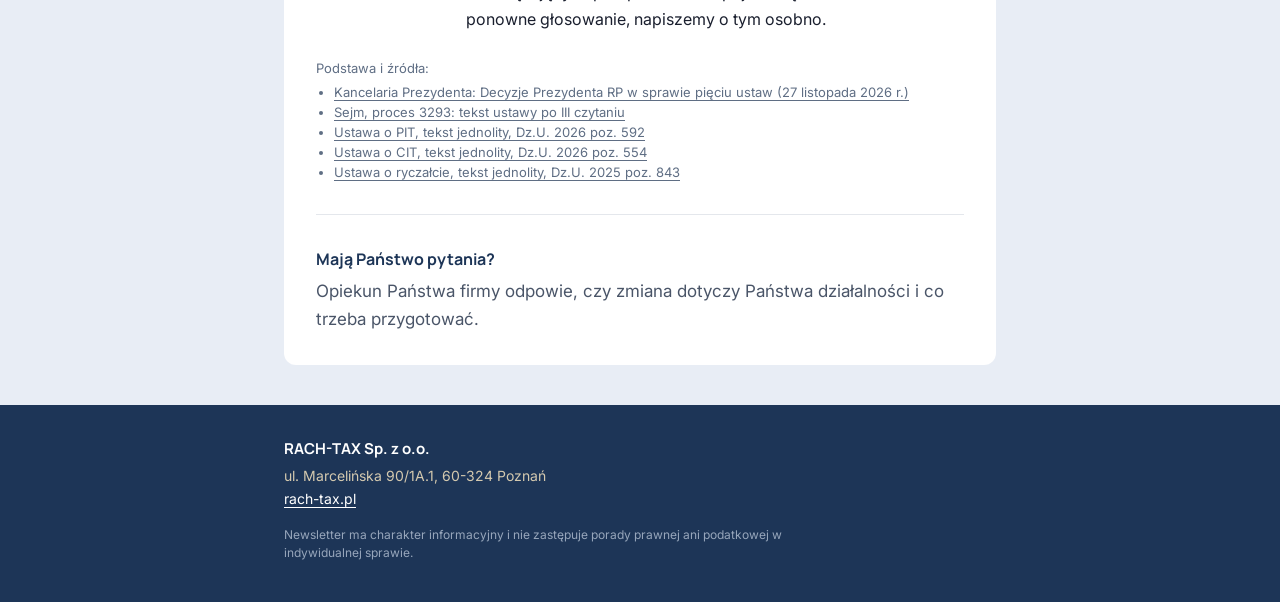
<file: 2026-11a/index.html>
<!DOCTYPE html>
<html lang="pl">
<head>
  <meta charset="utf-8">
  <meta name="viewport" content="width=device-width, initial-scale=1">
  <meta name="robots" content="noindex, nofollow">
  <meta name="description" content="Odmowa podpisania ustawy o skali PIT, CIT i limicie ryczałtu: co obowiązuje nadal i co dalej. Stan prawny na 27 listopada 2026 r.">
  <meta name="color-scheme" content="light dark">
  <meta name="theme-color" content="#1D3557">
  <meta name="newsroom:issue" content="2026-11a">
  <meta name="newsroom:title" content="Weto Prezydenta w sprawie PIT, CIT i ryczałtu">
  <meta name="newsroom:summary" content="Odmowa podpisania ustawy o skali PIT, CIT i limicie ryczałtu: co obowiązuje nadal i co dalej. Stan prawny na 27 listopada 2026 r.">
  <title>Weto Prezydenta w sprawie PIT, CIT i ryczałtu | Newsletter RACH-TAX, listopad 2026</title>
  <link rel="icon" href="[data-uri]" sizes="64x64" type="image/png">
  <link rel="preconnect" href="https://fonts.googleapis.com">
  <link rel="preconnect" href="https://fonts.gstatic.com" crossorigin>
  <link rel="stylesheet" href="https://fonts.googleapis.com/css2?family=Inter:wght@400;600&amp;family=Manrope:wght@600;700;800&amp;display=swap">
  <link rel="stylesheet" href="/assets/css/main.css">
</head>
<body>
<a class="skip-link" href="#tresc">Przejdź do treści</a>
<header class="site-header">
  <div class="container">
    <a class="logo" href="/" aria-label="Archiwum newslettera RACH-TAX"><img src="/assets/images/logo-negatyw.svg" width="150" height="32" alt="RACH-TAX"></a>
  </div>
</header>
<main id="tresc">
<div class="page-hero">
  <div class="container"><div class="reading">
    <a class="back" href="/">&larr; Wszystkie wydania</a>
    <p class="eyebrow">Wydanie dodatkowe  |  27 listopada 2026</p>
    <h1>Weto Prezydenta w sprawie PIT, CIT i ryczałtu</h1>
    <hr class="rule">
  </div></div>
</div>
<div class="page-body">
  <div class="container"><article class="sheet reading">
    <p class="intro">27 listopada 2026 r. Prezydent odmówił podpisania ustawy, która zmieniała skalę PIT, stawki CIT, limit ryczałtu i daninę solidarnościową od 1 stycznia 2027 r. Poniżej piszemy, co z tego wynika, jakie wartości obowiązują nadal i co dalej. Stan na 27 listopada 2026 r.</p>
    <section class="topic" id="t1" aria-labelledby="t1-h">
      <div class="topic-meta"><span class="badge st-komunikat">Komunikat urzędu</span><span class="aud">Dla: podatników PIT, CIT i ryczałtu (JDG i spółek)</span></div>
      <h2 id="t1-h">Weto: zmian w skali PIT, CIT i limicie ryczałtu od 2027 r. nie będzie</h2>
      <p class="lead">Prezydent odmówił podpisania ustawy (druk 3293). Bez podpisu ustawa nie wejdzie w życie, a dotychczasowe stawki i limity obowiązują dalej.</p>
      <dl class="facts">
        <dt>Kogo dotyczy</dt><dd>Podatników PIT, CIT i ryczałtu: prowadzących działalność (JDG), wspólników i spółki.</dd>
        <dt>Decyzja</dt><dd>27 listopada 2026 r. Prezydent odmówił podpisania ustawy (druk 3293), którą Sejm uchwalił 5 listopada, a Senat przyjął bez poprawek 6 listopada 2026 r.</dd>
        <dt>Co miała zmienić</dt><dd>PIT: stawka 12% do 130 000 zł, 24% w przedziale 130 000-150 000 zł i 32% powyżej 150 000 zł. CIT: stawka 22% dla największych podatników (powyżej 50 mln euro przychodów w roku poprzednim) i podmiotów w grupach. Ryczałt: limit przychodów z 2 000 000 do 250 000 euro. Danina solidarnościowa: z 4% do 5%.</dd>
        <dt>Co obowiązuje</dt><dd>PIT: 12% (z kwotą zmniejszającą podatek 3 600 zł) do 120 000 zł podstawy obliczenia podatku, powyżej tej kwoty 10 800 zł plus 32% nadwyżki ponad 120 000 zł. Danina solidarnościowa: 4%. CIT: 19%. Ryczałt: limit przychodów 2 000 000 euro. Wartości pochodzą z tekstów jednolitych ustaw (obwieszczenia z 2026 r.), które nie obejmują zmian z ustaw podpisanych 27 listopada, bo te nie zostały jeszcze ogłoszone w Dzienniku Ustaw.</dd>
        <dt>Co dalej</dt><dd>Sejm może ponownie uchwalić ustawę większością 3/5 głosów w obecności co najmniej połowy ustawowej liczby posłów. Wtedy Prezydent w ciągu 7 dni podpisuje ją i zarządza ogłoszenie (art. 122 ust. 5 Konstytucji). Do tej pory nie wiemy o takim głosowaniu. W głosowaniu 5 listopada za było 236 posłów, przeciw 207, czyli mniej niż 3/5 oddanych głosów (nasze wyliczenie z wyniku głosowania).</dd>
        <dt>Co zrobić</dt><dd>Nic. Rozliczenia i planowanie na 2027 r. opieramy na obowiązujących przepisach. Jeśli pojawi się nowa ustawa albo ponowne głosowanie, napiszemy o tym osobno.</dd>
      </dl>
      <div class="source"><p>Podstawa i źródła:</p><ul><li><a href="https://www.prezydent.pl/aktualnosci/wydarzenia/decyzje-prezydenta-rp-w-sprawie-ustaw,130915">Kancelaria Prezydenta: Decyzje Prezydenta RP w sprawie pięciu ustaw (27 listopada 2026 r.)</a></li><li><a href="https://api.sejm.gov.pl/sejm/term10/processes/3293/attachment/3293_u3.pdf">Sejm, proces 3293: tekst ustawy po III czytaniu</a></li><li><a href="https://api.sejm.gov.pl/eli/acts/DU/2026/592/text.pdf">Ustawa o PIT, tekst jednolity, Dz.U. 2026 poz. 592</a></li><li><a href="https://api.sejm.gov.pl/eli/acts/DU/2026/554/text.pdf">Ustawa o CIT, tekst jednolity, Dz.U. 2026 poz. 554</a></li><li><a href="https://api.sejm.gov.pl/eli/acts/DU/2025/843/text.pdf">Ustawa o ryczałcie, tekst jednolity, Dz.U. 2025 poz. 843</a></li></ul></div>
    </section>
    <section class="advisor" aria-labelledby="adv-h"><h2 id="adv-h">Mają Państwo pytania?</h2>
      <p>Opiekun Państwa firmy odpowie, czy zmiana dotyczy Państwa działalności i co trzeba przygotować.</p></section>
  </article></div>
</div>
</main>
<footer class="site-footer">
  <div class="container">
    <p class="name">RACH-TAX Sp. z o.o.</p>
    <p class="addr">ul. Marcelińska 90/1A.1, 60-324 Poznań<br><a href="https://rach-tax.pl">rach-tax.pl</a></p>
    <p class="disclaimer">Newsletter ma charakter informacyjny i nie zastępuje porady prawnej ani podatkowej w indywidualnej sprawie.</p>
  </div>
</footer>
</body>
</html>
</file>
<file: assets/css/main.css>
/* RACH-TAX Newsroom: arkusz strony WWW.
   PLIK GENEROWANY z DESIGN_TOKENS.json (system projektowy 0.2). Nie edytuj ręcznie:
   zmiany wprowadzaj w tokenach i wygeneruj arkusz ponownie. */

:root {
  --canvas: #E8EDF5;
  --surface: #FFFFFF;
  --surface-ivory: #F7F4EF;
  --navy: #1D3557;
  --gold: #B9A984;
  --gold-light: #D4C9AF;
  --ink: #1A1F2E;
  --heading: #1D3557;
  --ink-muted: #4A5568;
  --ink-meta: #5F6E84;
  --link: #1D3557;
  --border: #E4E7EC;
  --border-strong: #D2D7DF;
  --navy-line: #34507A;
  --on-navy: #FFFFFF;
  --on-navy-muted: #D4C9AF;
  --on-navy-subtle: #97A6BB;
  --status-obowiazuje-bg: #1D3557;
  --status-obowiazuje-fg: #FFFFFF;
  --status-uchwalone-bg: #D4C9AF;
  --status-uchwalone-fg: #1D3557;
  --space-1: 4px;
  --space-2: 8px;
  --space-3: 12px;
  --space-4: 16px;
  --space-5: 20px;
  --space-6: 24px;
  --space-8: 32px;
  --space-10: 40px;
  --radius-sm: 8px;
  --radius-md: 10px;
  --radius-lg: 12px;
  --container-width: 600px;
  --breakpoint: 620px;
  --logo-width: 150px;
  --gold-rule-width: 64px;
  --font-heading: Manrope, 'Segoe UI', Helvetica, Arial, sans-serif;
  --font-body: Inter, 'Segoe UI', Helvetica, Arial, sans-serif;
  --reading-width: 680px;
  --page-width: 760px;
  color-scheme: light dark;
}

@media (prefers-color-scheme: dark) {
  :root {
    --canvas: #0D1A2C;
    --surface: #162742;
    --surface-ivory: #1D3557;
    --ink: #E8EDF5;
    --heading: #FFFFFF;
    --ink-muted: #B4BFCE;
    --ink-meta: #93A1B5;
    --link: #D4C9AF;
    --border: #2A3A55;
    --border-strong: #3B4D6B;
    --status-obowiazuje-bg: #E8EDF5;
    --status-obowiazuje-fg: #1D3557;
  }
}

*, *::before, *::after { box-sizing: border-box; }
html { -webkit-text-size-adjust: 100%; text-size-adjust: 100%; }
body {
  margin: 0; background: var(--canvas); color: var(--ink);
  font-family: var(--font-body); font-size: 17px; line-height: 1.65;
  -webkit-font-smoothing: antialiased;
}
img, svg { display: block; max-width: 100%; height: auto; }
a { color: var(--link); text-decoration-thickness: 1px; text-underline-offset: 3px; }
a:hover { text-decoration-thickness: 2px; }
:focus-visible { outline: 3px solid var(--gold); outline-offset: 3px; border-radius: 4px; }
h1, h2, h3 { font-family: var(--font-heading); color: var(--heading); margin: 0; text-wrap: balance; }
p { margin: 0 0 var(--space-4); }

.skip-link {
  position: absolute; left: var(--space-4); top: -100px; z-index: 10;
  background: var(--surface); color: var(--heading); padding: var(--space-2) var(--space-4);
  border-radius: var(--radius-sm); font-weight: 600;
}
.skip-link:focus { top: var(--space-4); }

.container { width: 100%; max-width: var(--page-width); margin: 0 auto; padding: 0 var(--space-6); }
.reading { max-width: 100%; }

/* Pas nagłówka */
.site-header { background: var(--navy); }
.site-header .container { display: flex; align-items: center; justify-content: space-between; gap: var(--space-4); min-height: 72px; }
.site-header .logo { display: block; width: 150px; }
.site-header .logo img { width: 150px; height: auto; }

/* Nagłówek strony (archiwum i wydanie) */
.page-hero { background: var(--navy); color: var(--on-navy); padding: var(--space-8) 0 var(--space-10); }
.page-hero .eyebrow { font-family: var(--font-heading); font-size: 13px; font-weight: 600; color: var(--on-navy-muted); margin: 0 0 var(--space-3); }
.page-hero h1 { color: var(--on-navy); font-size: clamp(28px, 4vw, 40px); line-height: 1.15; font-weight: 700; max-width: 22ch; }
.page-hero .rule { width: var(--gold-rule-width); height: 3px; background: var(--gold); margin: var(--space-6) 0; border: 0; }
.page-hero .lead { color: var(--on-navy-muted); max-width: 60ch; margin: 0; font-size: 17px; }
.back { display: inline-block; margin-bottom: var(--space-6); color: var(--on-navy-muted); font-size: 14px; }

.page-body { padding: var(--space-10) 0 var(--space-10); }

/* Archiwum */
.archive h2 { font-size: 20px; line-height: 1.35; margin-bottom: var(--space-4); }
.issue-list { list-style: none; margin: 0; padding: 0; border-top: 1px solid var(--border); }
.issue-item { display: grid; grid-template-columns: 160px 1fr; gap: var(--space-2) var(--space-6); padding: var(--space-6) 0; border-bottom: 1px solid var(--border); }
.issue-item .date { font-family: var(--font-heading); font-size: 12px; line-height: 20px; font-weight: 700; letter-spacing: .06em; text-transform: uppercase; color: var(--ink-meta); padding-top: 4px; }
.issue-item h3 { font-size: 20px; line-height: 1.35; margin-bottom: var(--space-2); }
.issue-item h3 a { color: var(--heading); text-decoration: none; }
.issue-item h3 a:hover { text-decoration: underline; }
.issue-item p { color: var(--ink-muted); margin: 0; }
.empty { color: var(--ink-muted); }

/* Karta treści wydania */
.sheet { background: var(--surface); border-radius: var(--radius-lg); padding: var(--space-8); }
.intro { font-size: 18px; }
.toc { margin: var(--space-8) 0; }
.toc h2 { font-size: 16px; margin-bottom: var(--space-2); }
.toc ol { list-style: none; margin: 0; padding: 0; counter-reset: toc; }
.toc li { counter-increment: toc; display: grid; grid-template-columns: 32px 1fr; padding: 10px 0; border-top: 1px solid var(--border); }
.toc li::before { content: counter(toc, decimal-leading-zero); font-family: var(--font-heading); font-weight: 700; font-size: 14px; color: var(--ink-meta); }
.toc a { color: var(--heading); font-weight: 600; text-decoration: none; }
.toc a:hover { text-decoration: underline; }
.toc .aud { display: block; font-size: 13px; color: var(--ink-meta); }

.topic { padding-top: var(--space-8); margin-top: var(--space-8); border-top: 1px solid var(--border); scroll-margin-top: var(--space-6); }
.topic-meta { display: flex; flex-wrap: wrap; align-items: center; gap: var(--space-2); margin-bottom: var(--space-3); }
.aud { font-size: 13px; line-height: 20px; color: var(--ink-meta); }
.topic h2 { font-size: 22px; line-height: 1.3; margin-bottom: var(--space-3); }
.topic .lead { color: var(--ink-muted); }
.facts { display: grid; grid-template-columns: 150px 1fr; margin: var(--space-2) 0 var(--space-4); }
.facts dt, .facts dd { margin: 0; padding: 10px 0; border-top: 1px solid var(--border); }
.facts dt { font-family: var(--font-heading); font-size: 12px; line-height: 24px; font-weight: 700; letter-spacing: .06em; text-transform: uppercase; color: var(--ink-muted); padding-right: var(--space-4); }
.facts dd { font-size: 16px; }
.source { font-size: 13px; line-height: 20px; color: var(--ink-meta); }
.source a { color: var(--ink-meta); }
.source p { margin: 0; }
.source ul { margin: 4px 0 0; padding-left: 18px; }

.badge { display: inline-block; font-family: var(--font-heading); font-size: 12px; line-height: 16px; font-weight: 700; letter-spacing: .06em; text-transform: uppercase; padding: 3px 8px; border-radius: var(--radius-sm); border: 1px solid transparent; }
.st-obowiazuje { background: var(--status-obowiazuje-bg); color: var(--status-obowiazuje-fg); }
.st-wchodzi { background: var(--surface); color: var(--heading); border-color: var(--heading); }
.st-uchwalone { background: var(--status-uchwalone-bg); color: var(--status-uchwalone-fg); }
.st-projekt { background: var(--surface); color: var(--ink-muted); border-color: var(--border-strong); }
.st-interpretacja, .st-orzeczenie { background: var(--surface-ivory); color: var(--ink); border-color: var(--gold); }
.st-komunikat { background: var(--canvas); color: var(--ink); }

.callout { display: grid; grid-template-columns: 4px 1fr; margin: var(--space-8) 0 0; }
.callout::before { content: ""; background: var(--gold); border-radius: var(--radius-md) 0 0 var(--radius-md); }
.callout div { background: var(--surface-ivory); padding: 18px 22px; border-radius: 0 var(--radius-md) var(--radius-md) 0; }
.callout h2 { font-size: 16px; line-height: 1.5; margin-bottom: 6px; }
.callout p { margin: 0; font-size: 16px; }

.deadlines { margin-top: var(--space-8); }
.deadlines h2 { font-size: 16px; line-height: 1.5; margin-bottom: var(--space-3); }
.table-wrap { border: 1px solid var(--border); border-radius: var(--radius-md); overflow: hidden; }
table { width: 100%; border-collapse: collapse; font-size: 15px; line-height: 1.45; }
th { background: var(--navy); color: var(--on-navy); text-align: left; font-family: var(--font-heading); font-size: 12px; font-weight: 700; letter-spacing: .06em; text-transform: uppercase; padding: 10px 12px; }
td { padding: 10px 12px; border-top: 1px solid var(--border); vertical-align: top; }
tbody tr:nth-child(even) td { background: var(--surface-ivory); }
td:first-child { font-weight: 600; white-space: nowrap; }

.advisor { margin-top: var(--space-8); padding-top: var(--space-8); border-top: 1px solid var(--border); }
.advisor h2 { font-size: 16px; line-height: 1.5; margin-bottom: 6px; }
.advisor p { color: var(--ink-muted); margin: 0; }

.demo-note { font-size: 13px; color: var(--ink-muted); margin: 0 0 var(--space-4); }

/* Stopka */
.site-footer { background: var(--navy); color: var(--on-navy-muted); padding: var(--space-8) 0 var(--space-10); font-size: 14px; line-height: 1.6; }
.site-footer .addr { margin: 0; }
.site-footer .name { font-family: var(--font-heading); font-weight: 700; color: var(--on-navy); font-size: 15px; margin: 0 0 4px; }
.site-footer a { color: var(--on-navy); }
.site-footer .disclaimer { color: var(--on-navy-subtle); font-size: 12px; line-height: 1.5; margin: var(--space-4) 0 0; max-width: 70ch; }

@media (max-width: 620px) {
  body { font-size: 16px; }
  .container { padding: 0 var(--space-5); }
  .page-hero { padding: var(--space-6) 0 var(--space-8); }
  .page-body { padding: var(--space-6) 0 var(--space-8); }
  .sheet { padding: var(--space-6) var(--space-5); border-radius: var(--radius-md); }
  .issue-item { grid-template-columns: 1fr; }
  .facts { grid-template-columns: 1fr; }
  .facts dt { padding-bottom: 0; }
  .facts dd { border-top: 0; padding-top: 2px; }
  .col-who { display: none; }
}

@media print {
  .site-header, .skip-link, .back { display: none; }
  body { background: #fff; }
  .page-hero, .site-footer { background: #fff; color: #000; }
  .page-hero h1, .page-hero .lead, .site-footer .name { color: #000; }
}
</file>
